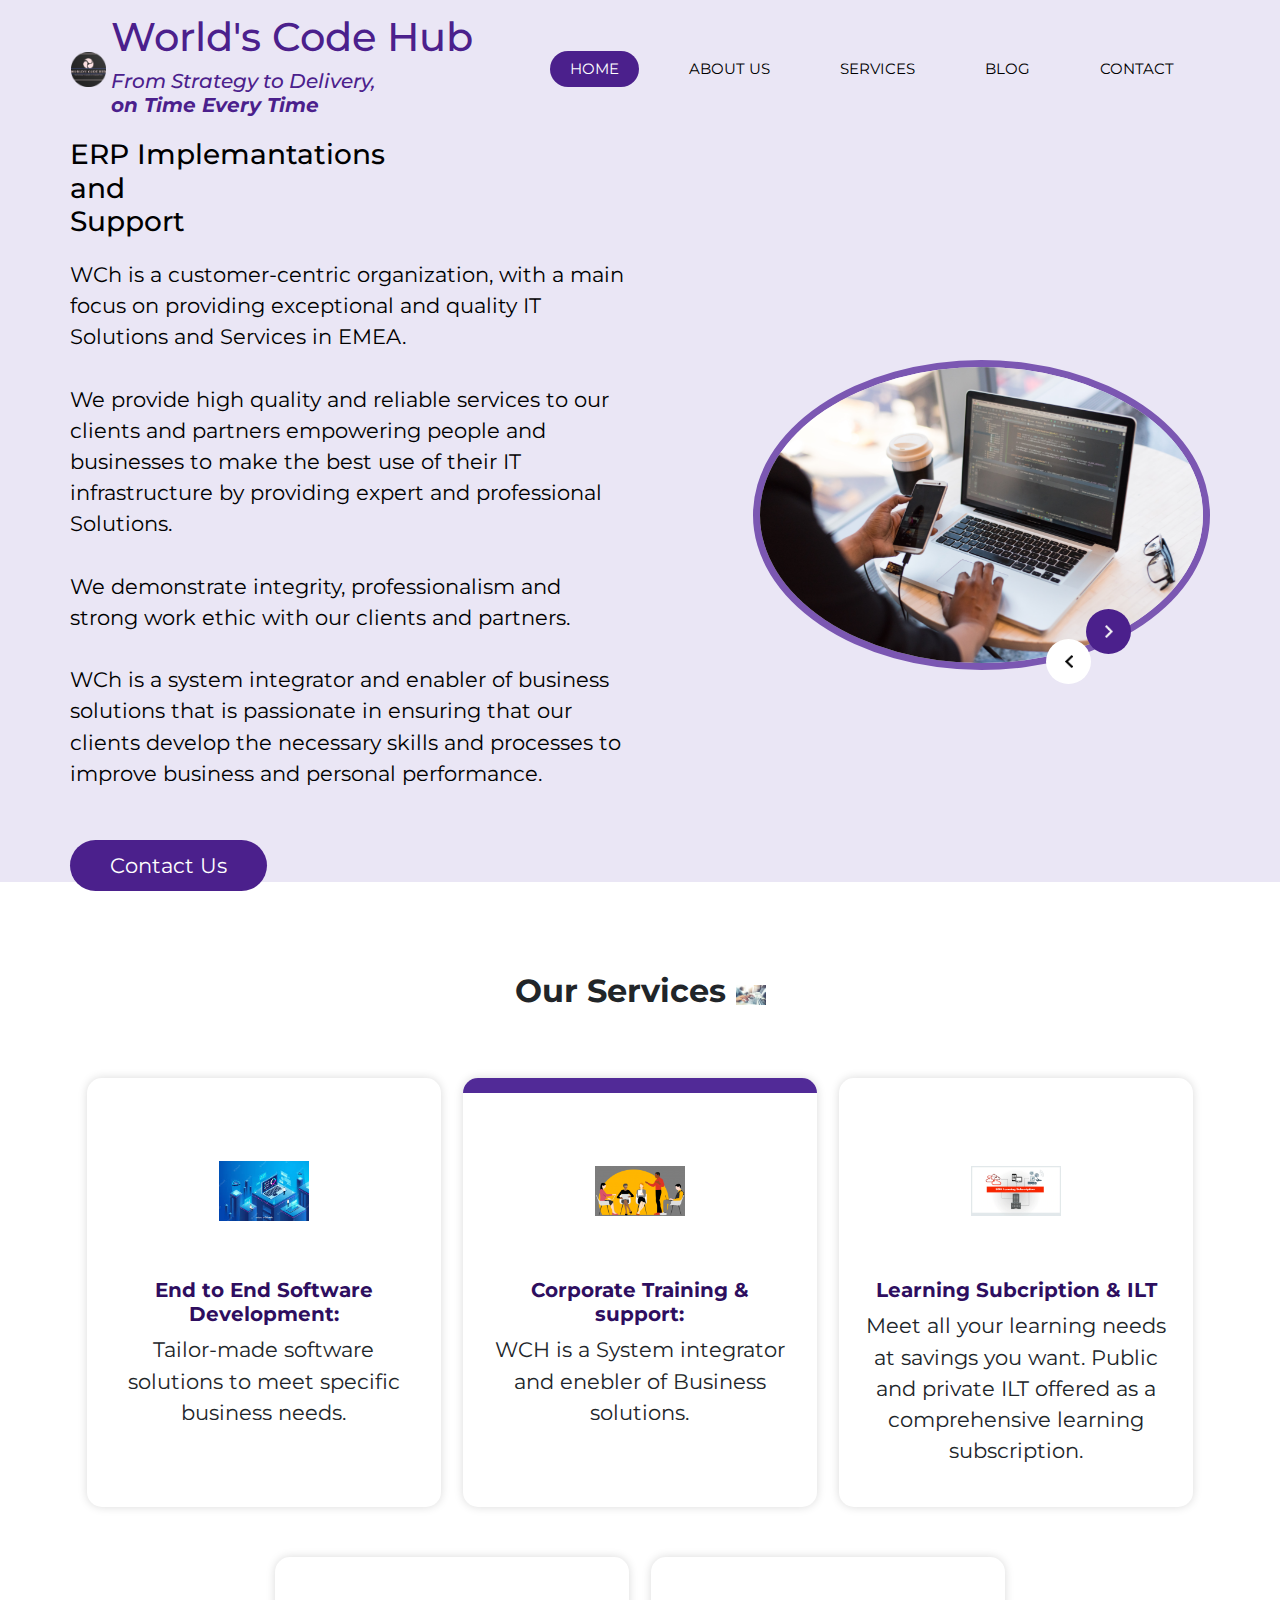
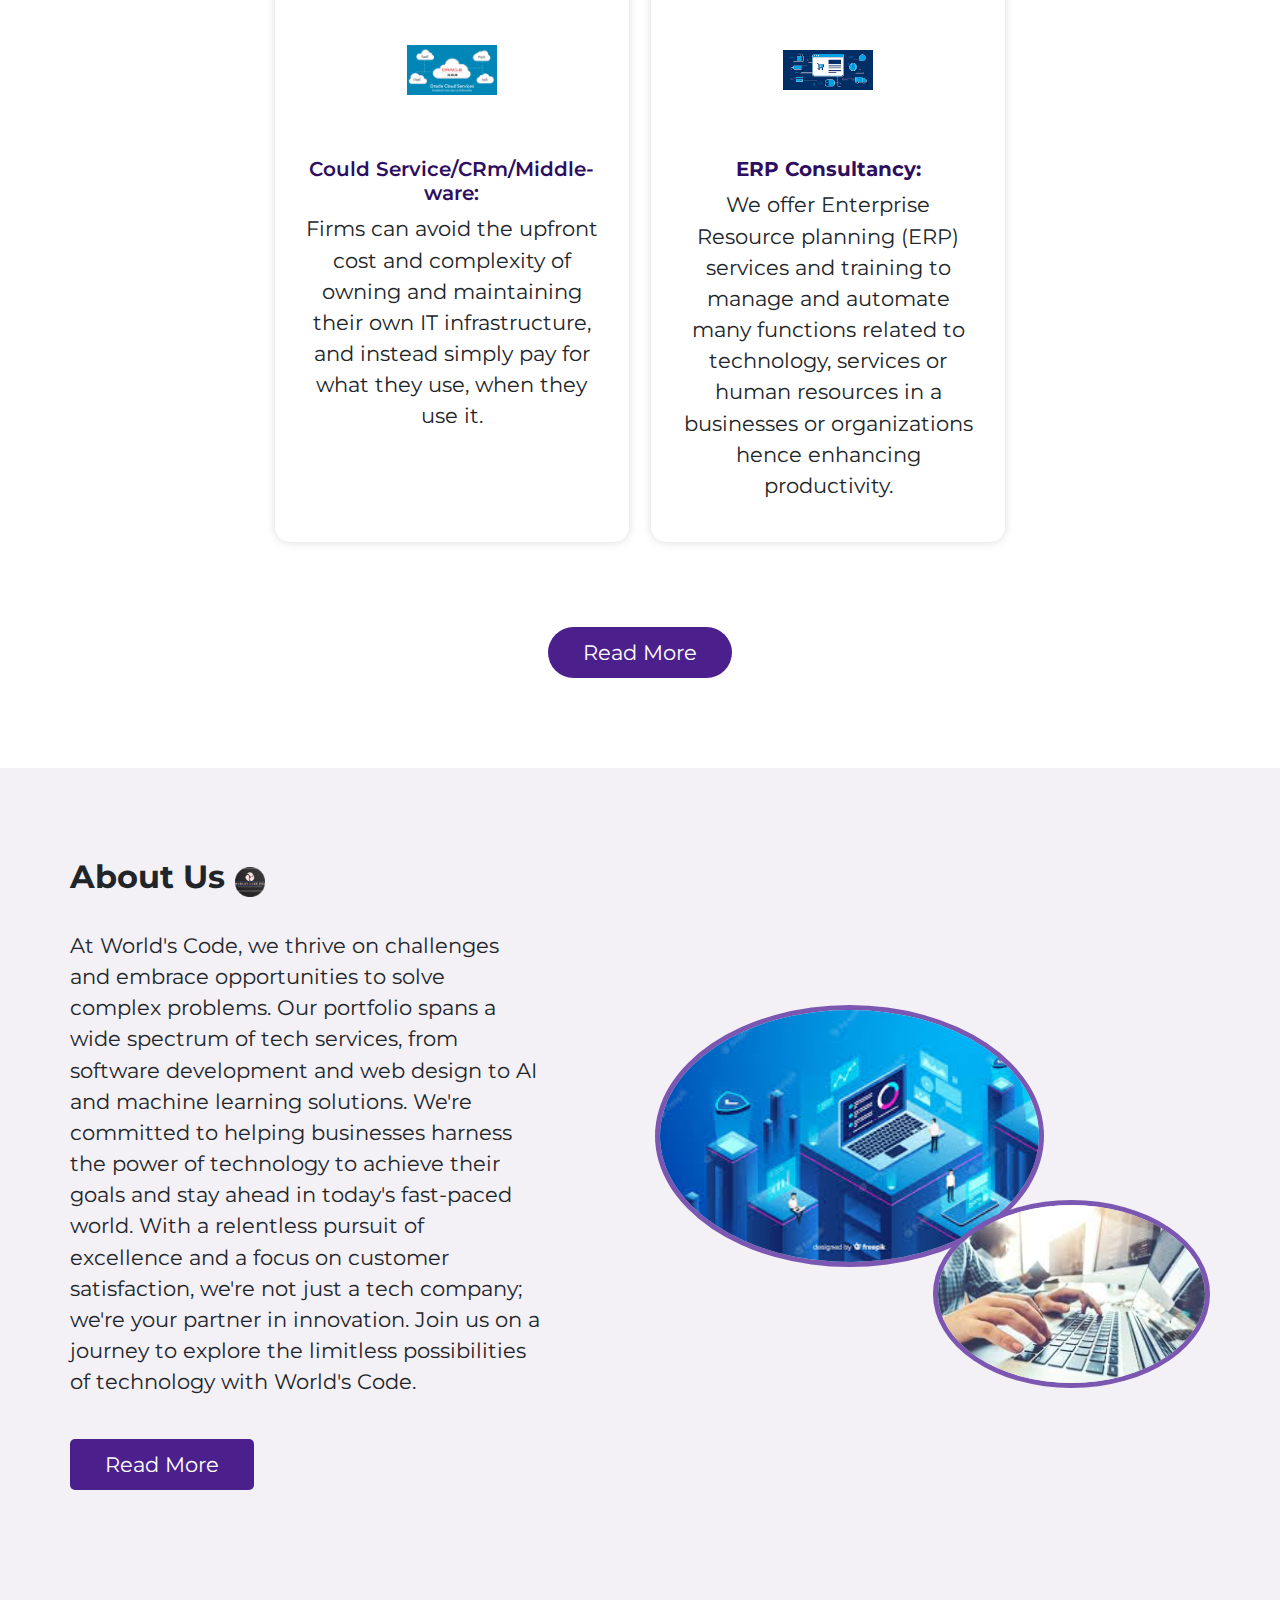
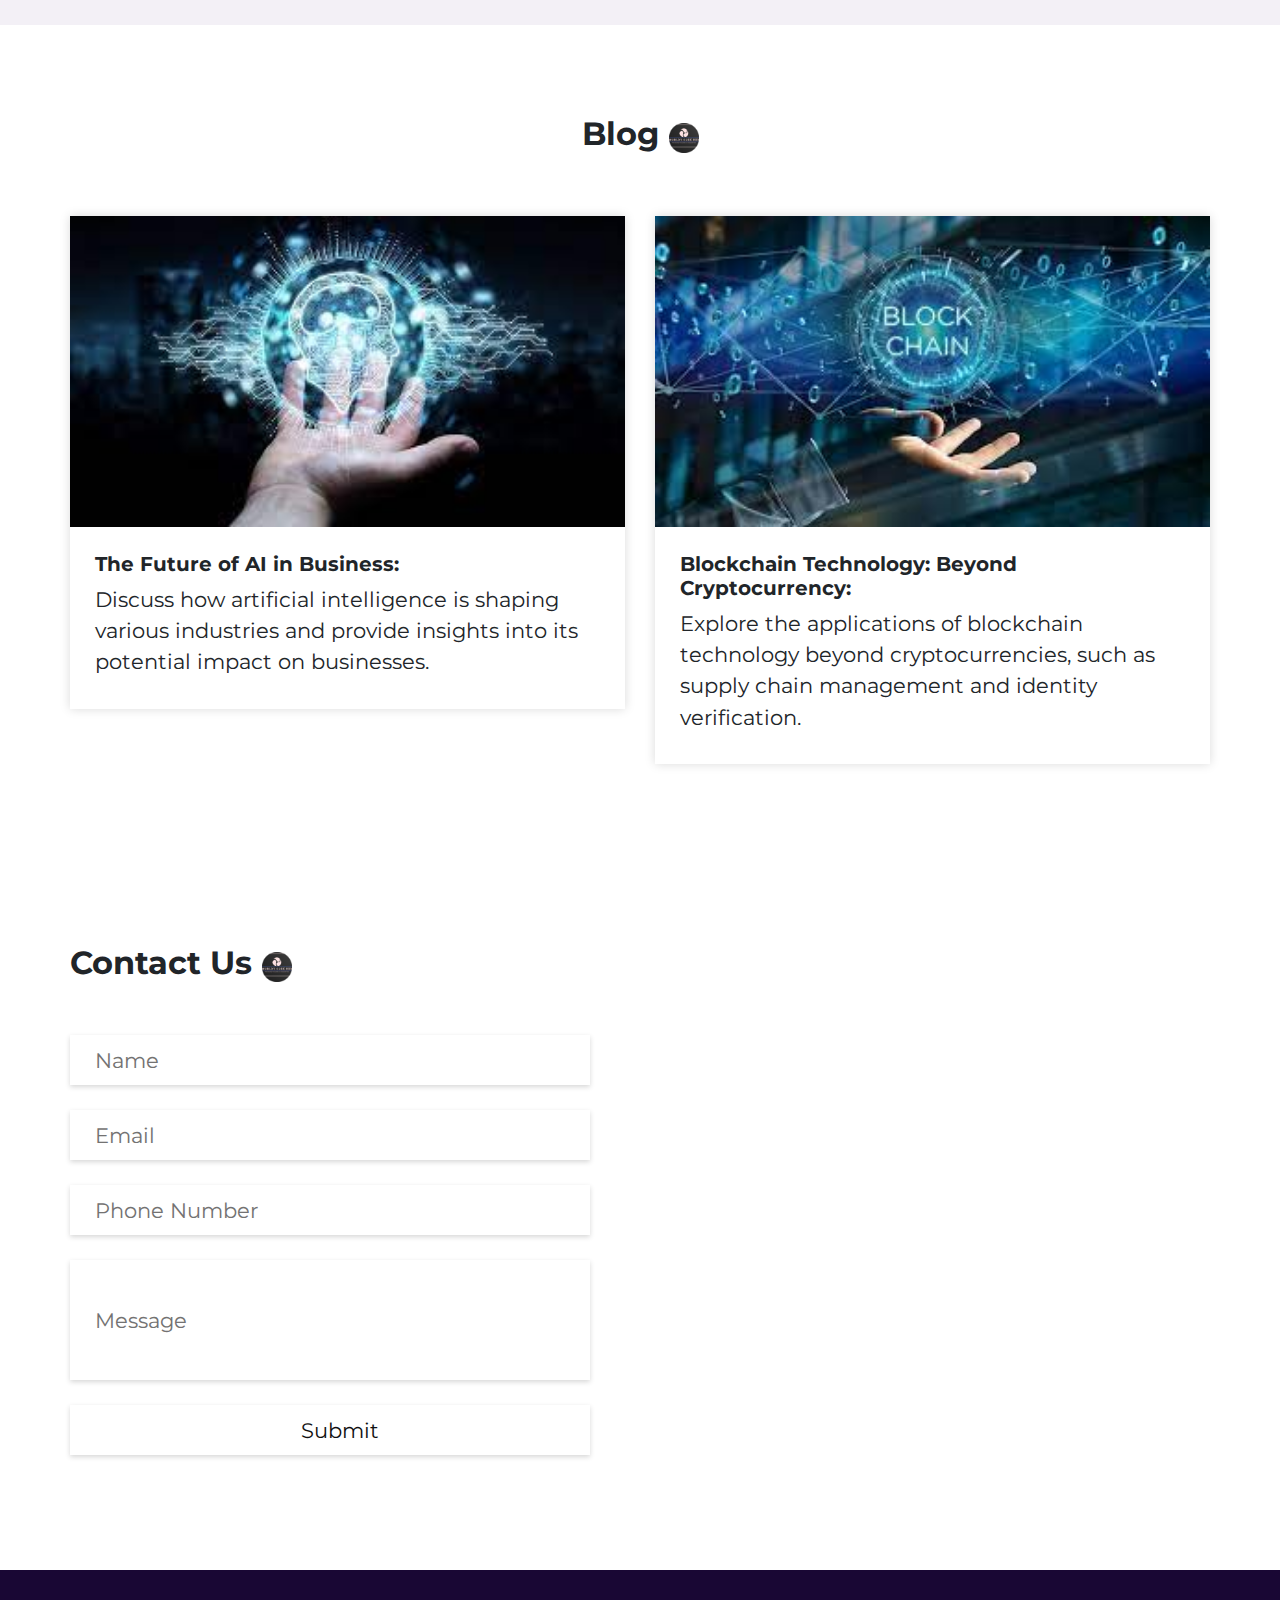
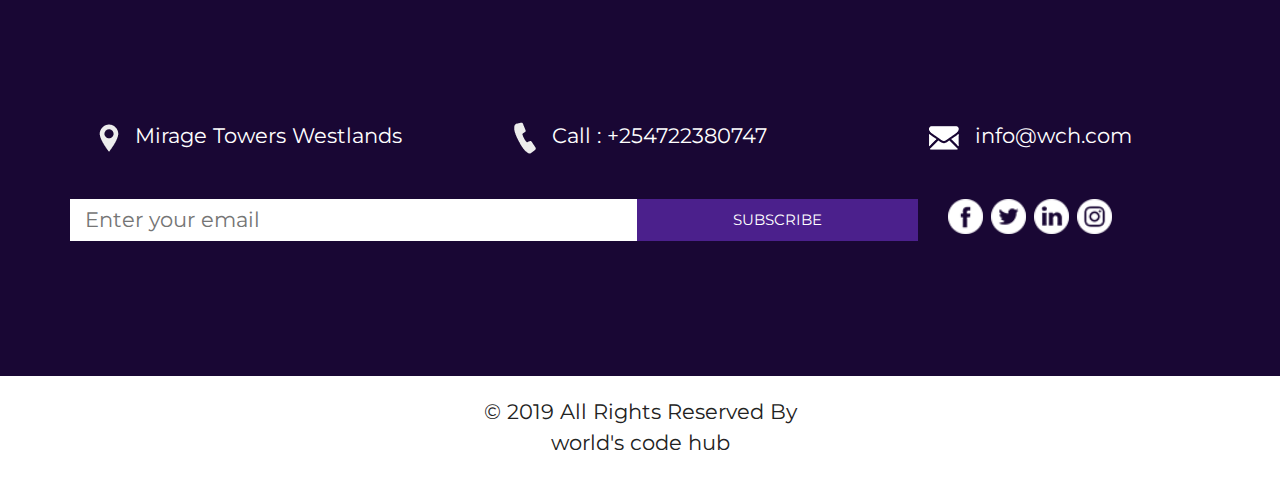
<file: World-s-Code-main/world-code/index.html>
<!DOCTYPE html>
<html>

<head>
  <!-- Basic -->
  <meta charset="utf-8" />
  <meta http-equiv="X-UA-Compatible" content="IE=edge" />
  <!-- Mobile Metas -->
  <meta name="viewport" content="width=device-width, initial-scale=1, shrink-to-fit=no" />
  <!-- Site Metas -->
  <meta name="keywords" content="" />
  <meta name="description" content="" />
  <meta name="author" content="" />
  <link rel="preconnect" href="https://fonts.googleapis.com">
<link rel="preconnect" href="https://fonts.gstatic.com" crossorigin>
<link href="https://fonts.googleapis.com/css2?family=Montserrat:wght@100;200;300&family=Outfit:wght@400;700&family=Poppins:wght@100;200;300&family=Rubik:wght@300;400;500&display=swap" rel="stylesheet">

  <title>World's Code Hub</title>

  <!-- slider stylesheet -->
  <link rel="stylesheet" type="text/css" href="https://cdnjs.cloudflare.com/ajax/libs/OwlCarousel2/2.1.3/assets/owl.carousel.min.css" />

  <!-- bootstrap core css -->
  <link rel="stylesheet" type="text/css" href="css/bootstrap.css" />

  <!-- fonts style -->
  <link href="https://fonts.googleapis.com/css?family=Poppins:400,600,700&display=swap" rel="stylesheet">
  <!-- Custom styles for this template -->
  <link href="css/style.css" rel="stylesheet" />
  <!-- responsive style -->
  <link href="css/responsive.css" rel="stylesheet" />
</head>

<body>

  <div class="hero_area">
    <!-- header section strats -->
    <header class="header_section">
      <div class="container">
        <nav class="navbar navbar-expand-lg custom_nav-container ">
          <a class="navbar-brand" href="index.html">
            <img src="images/log.png" alt="">
            <span>
              <h1>World's Code Hub</h1>
              <h5><i>From Strategy to Delivery,<br> <strong>on Time Every Time</strong> </i></h5>
            </span>
          </a>
          <button class="navbar-toggler" type="button" data-toggle="collapse" data-target="#navbarSupportedContent" aria-controls="navbarSupportedContent" aria-expanded="false" aria-label="Toggle navigation">
            <span class="s-1"> </span>
            <span class="s-2"> </span>
            <span class="s-3"> </span>
          </button>

          <div class="collapse navbar-collapse" id="navbarSupportedContent">
            <div class="d-flex ml-auto flex-column flex-lg-row align-items-center">
              <ul class="navbar-nav  ">
                <li class="nav-item active">
                  <a class="nav-link" href="index.html">Home <span class="sr-only">(current)</span></a>
                </li>
                <li class="nav-item">
                  <a class="nav-link" href="about.html"> About Us</a>
                </li>
                <li class="nav-item">
                  <a class="nav-link" href="service.html"> Services</a>
                </li>
                <li class="nav-item">
                  <a class="nav-link" href="blog.html"> Blog </a>
                </li>
                <li class="nav-item">
                  <a class="nav-link" href="contact.html">Contact </a>
                </li>
              </ul>
            </div>
          </div>
        </nav>
      </div>
    </header>
    <!-- end header section -->
    <!-- slider section -->
    <section class=" slider_section ">
      <div class="container">
        <div class="row">
          <div class="col-md-6 ">
            <div class="detail_box">
              <h3>
                ERP Implemantations<br>
                and<br>
                Support
              </h3>
                
              
              <p>
                WCh is a customer-centric organization, with a main focus on providing exceptional and quality IT Solutions and Services in EMEA. <br>
                <br>
                We provide high quality and reliable services to our clients and partners empowering people and businesses to make the best use of their IT infrastructure by providing expert  and professional Solutions. <br>
                <br>
                We demonstrate integrity, professionalism and strong work ethic with our clients and partners. <br>
                <br>
                
                WCh is a system integrator and enabler of business solutions that is passionate in ensuring that our clients develop the necessary skills and processes to improve business and personal performance.
                
                            
              </p>
              <a href="" class="">
                Contact Us
            </div>
          </div>
          <div class="col-lg-5 col-md-6 offset-lg-1">
            <div class="img_content">
              <div class="img_container">
                <div id="carouselExampleControls" class="carousel slide" data-ride="carousel">
                  <div class="carousel-inner">
                    <div class="carousel-item active">
                      <div class="img-box">
                        <img src="photos/pexels-christina-morillo-1181244.jpg" alt="">
                      </div>
                    </div>
                    <div class="carousel-item">
                      <div class="img-box">
                        <img src="images/img2.jfif" alt="">
                      </div>
                    </div>
                    <div class="carousel-item">
                      <div class="img-box">
                        <img src="images/img3.jfif" alt="">
                      </div>
                    </div>
                  </div>
                </div>
              </div>
              <a class="carousel-control-prev" href="#carouselExampleControls" role="button" data-slide="prev">
                <span class="sr-only">Previous</span>
              </a>
              <a class="carousel-control-next" href="#carouselExampleControls" role="button" data-slide="next">
                <span class="sr-only">Next</span>
              </a>
            </div>

          </div>
        </div>
      </div>
    </section>
    <!-- end slider section -->
  </div>


  <!-- service section -->
  <section class="service_section layout_padding">
    <div class="container">
      <div class="heading_container">
        <h2 class="font-weight-bold">
          Our Services
        </h2>
        <img src="images/img5.jfif" alt="">
      </div>

      <div class="service_container">
        <div class="box">
          <div class="img-box">
            <img src="images/img4.jfif" class="img1" alt="">
          </div>
          <div class="detail-box">
            <h5 class="font-weight-bold">
              End to End Software Development:            
            </h5>
            <p>
              Tailor-made software solutions to meet specific business needs.
            </p>
          </div>
        </div>
        <div class="box active">
          <div class="img-box">
            <img src="photos/mg.png" class="img1" alt="">
          </div>
          <div class="detail-box">
            <h5 class="font-weight-bold">
              Corporate Training & support:
            </h5>
            <p>
              WCH is a System integrator and enebler of Business solutions. 
            </p>
          </div>
        </div>
        <div class="box">
          <div class="img-box">
            <img src="photos/m1.png" class="img1" alt="">
          </div>
          <div class="detail-box">
            <h5 class="font-weight-bold">
              Learning Subcription & ILT
            </h5>
            <p>
              Meet all your learning needs at savings you want.
               Public and private ILT offered as a comprehensive learning subscription.        
            </p>
          </div>
        </div>
        <div class="box ">
          <div class="img-box">
            <img src="photos/m2.png" class="img1" alt="">
          </div>
          <div class="detail-box">
            <h5>
              Could Service/CRm/Middle-ware:  
            </h5>
            <p>
              Firms can avoid the upfront cost and complexity of owning and maintaining their own 
              IT infrastructure, and instead simply pay for what they use, when they use it.
            </p>
          </div>
        </div>
        <div class="box">
          <div class="img-box">
            <img src="images/img9.png" class="img1" alt="">
          </div>
          <div class="detail-box">
            <h5 class="font-weight-bold">
              ERP Consultancy:
            </h5>
            <p>
              We offer Enterprise Resource planning (ERP)  services and training to manage and automate many functions related to technology, services or
               human resources in a businesses or organizations  hence enhancing productivity.
            </p>
          </div>
        </div>
      </div>
      <div class="btn-box">
        <a href="">
          Read More
        </a>
      </div>
    </div>
  </section>
  <!-- end service section -->

  <!-- about section -->
  <section class="about_section layout_padding">
    <div class="container">
      <div class="row">
        <div class="col-md-6">
          <div class="detail-box">
            <div class="heading_container">
              <h2 class="font-weight-bold">
                About Us
              </h2>
              <img src="images/log.png" alt="">
            </div>
            <p>
              At World's Code, we thrive on challenges and embrace opportunities to solve complex problems. Our portfolio spans a wide spectrum of tech services, from software development and web design to AI and machine learning solutions. We're committed to helping businesses harness the power of technology to achieve their goals and stay ahead in today's fast-paced world.

              With a relentless pursuit of excellence and a focus on customer satisfaction, we're not just a tech company; we're your partner in innovation. Join us on a journey to explore the limitless possibilities of technology with World's Code.
            </p>
            <a href="">
              Read More
            </a>
          </div>
        </div>
        <div class="col-md-6">
          <div class="img_container">
            <div class="img-box b1">
              <img src="images/img4.jfif" alt="" />
            </div>
            <div class="img-box b2">
              <img src="images/img5.jfif" alt="" />
            </div>
          </div>

        </div>

      </div>
    </div>
  </section>

  <!-- end about section -->




  <!-- blog section -->

  <section class="blog_section layout_padding">
    <div class="container">
      <div class="heading_container">
        <h2>
          Blog
        </h2>
        <img src="images/log.png" alt="">
      </div>
      <div class="row">
        <div class="col-md-6">
          <div class="box">
            <div class="img-box">
              <img src="images/img10.jfif" alt="">
            </div>
            <div class="detail-box">
              <h5>
                The Future of AI in Business:     
              </h5>
              <p>
                Discuss how artificial intelligence is shaping various industries and provide insights into its potential impact on businesses.              </p>
            </div>
          </div>
        </div>
        <div class="col-md-6">
          <div class="box">
            <div class="img-box">
              <img src="images/img11.jfif" alt="">
            </div>
            <div class="detail-box">
              <h5>
                Blockchain Technology: Beyond Cryptocurrency:
              </h5>
              <p>
                Explore the applications of blockchain technology beyond cryptocurrencies, such as supply chain management and identity verification.              </p>
            </div>
          </div>
        </div>
      </div>
    </div>
  </section>

  <!-- end blog section -->



  <!-- contact section -->

  <section class="contact_section layout_padding">
    <div class="container ">
      <div class="heading_container">
        <h2>
          Contact Us
        </h2>
        <img src="images/log.png" alt="">
      </div>
    </div>
    <div class="container">
      <div class="row">
        <div class="col-md-6">
          <form action="mailto:info@wch.com" method="post" enctype="text/plain">
            <div>
              <input type="text" placeholder="Name"  name="Your Name"/>
            </div>
            <div>
              <input type="email" placeholder="Email" name="Email" />
            </div>
            <div>
              <input type="text" placeholder="Phone Number" name="Phone" />
            </div>
            <div>
              <input type="text" class="message-box" placeholder="Message" name="Message" />
            </div>
              <input type="submit">
            
            <!-- <div class="d-flex ">
              <button>
                SEND
              </button>
            </div> -->
          </form>
        </div>
        <div class="col-md-6">
          <div class="map_container">
            <div class="map-responsive">
              <iframe src="https://www.google.com/maps/embed/v1/place?key=AIzaSyA0s1a7phLN0iaD6-UE7m4qP-z21pH0eSc&q=place?q=Nairobi,+Kenya" width="600" height="300" frameborder="0" style="border:0; width: 100%; height:100%" allowfullscreen></iframe>
            </div>
          </div>
        </div>
      </div>
    </div>
  </section>

  <!-- end contact section -->


  <!-- info section -->

  <section class="info_section layout_padding">
    <div class="container">
      <div class="info_contact">
        <div class="row">
          <div class="col-md-4">
            <a href="">
              <img src="images/location-white.png" alt="">
              <span>
                Mirage Towers Westlands
              </span>
            </a>
          </div>
          <div class="col-md-4">
            <a href="">
              <img src="images/telephone-white.png" alt="">
              <span>
                Call : +254722380747
              </span>
            </a>
          </div>
          <div class="col-md-4">
            <a href="">
              <img src="images/envelope-white.png" alt="">
              <span>
                info@wch.com
              </span>
            </a>
          </div>
        </div>
      </div>
      <div class="row">
        <div class="col-md-8 col-lg-9">
          <div class="info_form">
            <form action="">
              <input type="text" placeholder="Enter your email">
              <button>
                subscribe
              </button>
            </form>
          </div>
        </div>
        <div class="col-md-4 col-lg-3">
          <div class="info_social">
            <div>
              <a href="">
                <img src="images/fb.png" alt="">
              </a>
            </div>
            <div>
              <a href="">
                <img src="images/twitter.png" alt="">
              </a>
            </div>
            <div>
              <a href="">
                <img src="images/linkedin.png" alt="">
              </a>
            </div>
            <div>
              <a href="">
                <img src="images/instagram.png" alt="">
              </a>
            </div>
          </div>
        </div>
      </div>

    </div>
  </section>

  <!-- end info section -->

  <!-- footer section -->
  <footer class="container-fluid footer_section">
    <div class="container">
      <div class="row">
        <div class="col-lg-7 col-md-9 mx-auto">
          <p>
            &copy; 2019 All Rights Reserved By <br>
            world's code hub
            <!-- <a href="https://html.design/">Free Html Templates</a> -->
          </p>
        </div>
      </div>
    </div>
  </footer>
  <!-- footer section -->


  <script src="js/jquery-3.4.1.min.js"></script>
  <script src="js/bootstrap.js"></script>

</body>

</html>
</file>
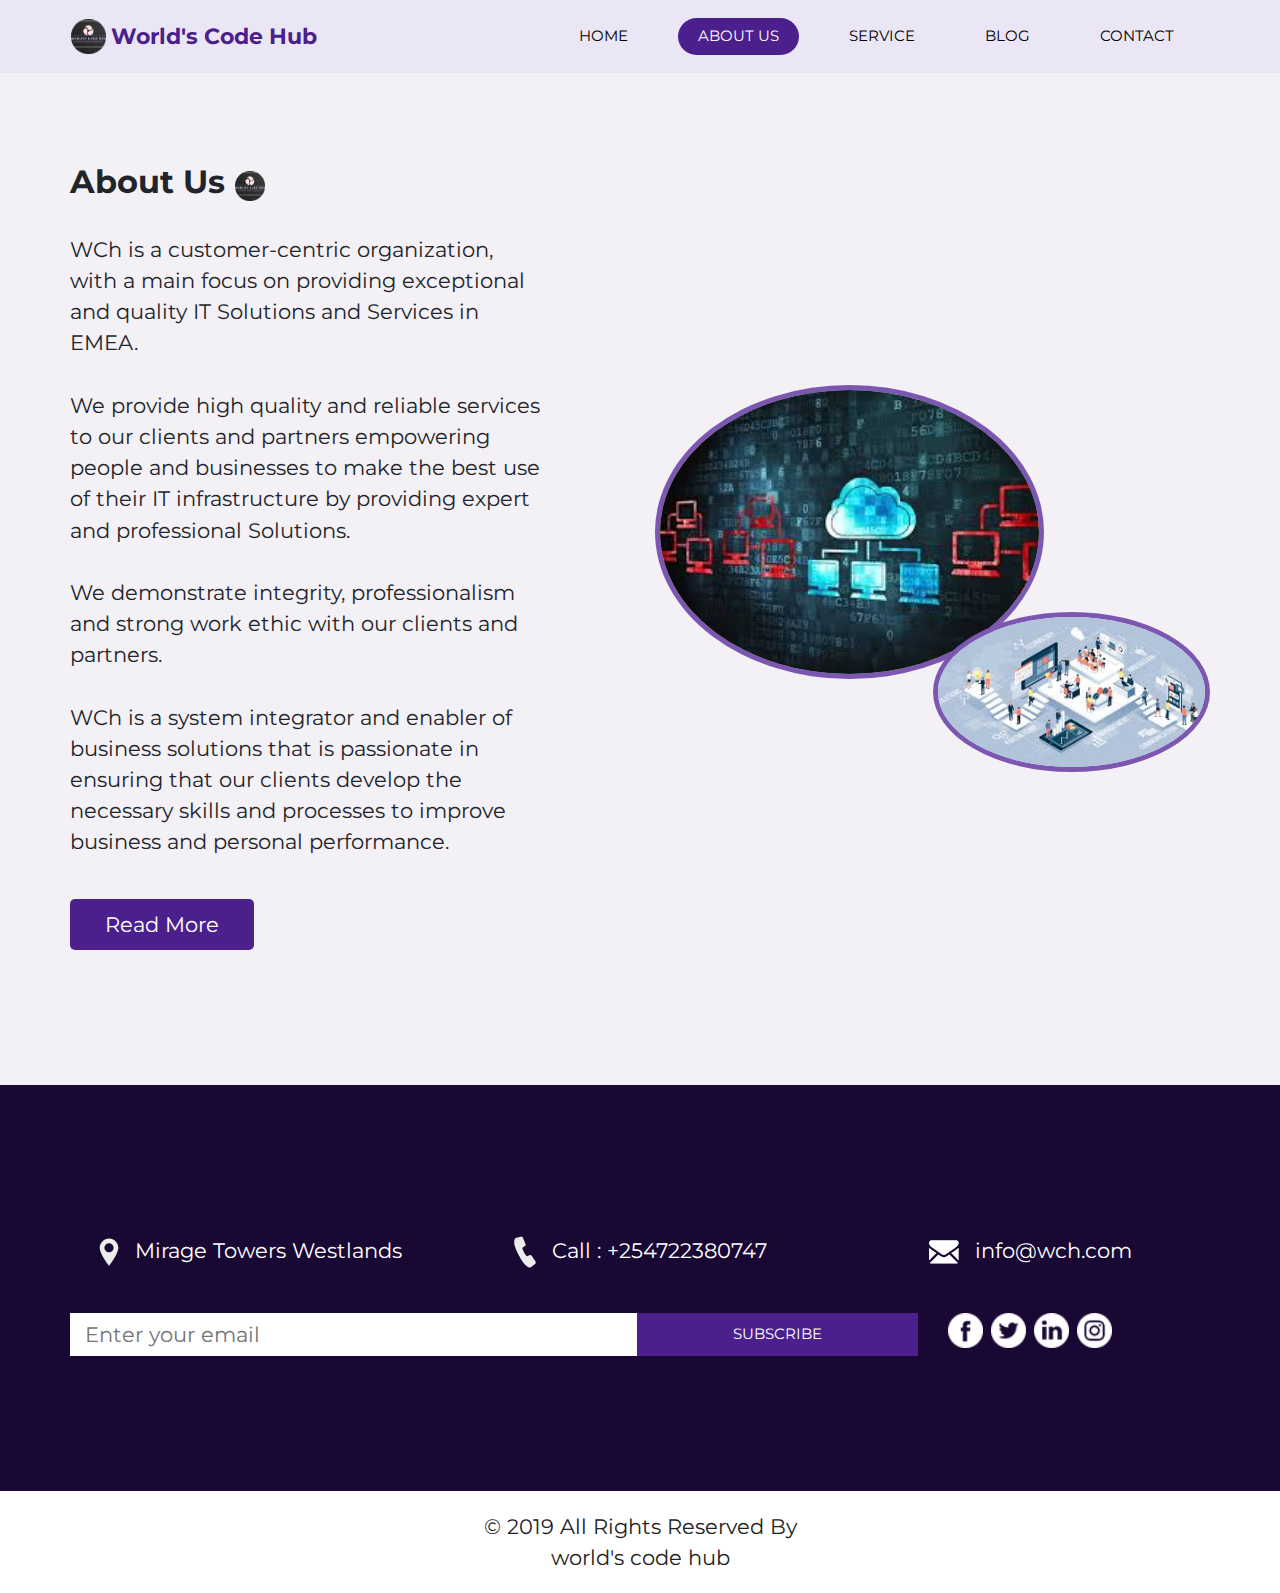
<file: World-s-Code-main/world-code/about.html>
<!DOCTYPE html>
<html>
  <head>
    <!-- Basic -->
    <meta charset="utf-8" />
    <meta http-equiv="X-UA-Compatible" content="IE=edge" />
    <!-- Mobile Metas -->
    <meta
      name="viewport"
      content="width=device-width, initial-scale=1, shrink-to-fit=no"
    />
    <!-- Site Metas -->
    <meta name="keywords" content="" />
    <meta name="description" content="" />
    <meta name="author" content="" />

    <title>World's Code Hub</title>

    <!-- slider stylesheet -->
    <link
      rel="stylesheet"
      type="text/css"
      href="https://cdnjs.cloudflare.com/ajax/libs/OwlCarousel2/2.1.3/assets/owl.carousel.min.css"
    />
    <link
      href="https://fonts.googleapis.com/css2?family=Montserrat:wght@100;200;300&family=Outfit:wght@400;700&family=Poppins:wght@100;200;300&family=Rubik:wght@300;400;500&display=swap"
      rel="stylesheet"
    />

    <!-- bootstrap core css -->
    <link rel="stylesheet" type="text/css" href="css/bootstrap.css" />

    <!-- fonts style -->
    <link
      href="https://fonts.googleapis.com/css?family=Poppins:400,600,700&display=swap"
      rel="stylesheet"
    />
    <!-- Custom styles for this template -->
    <link href="css/style.css" rel="stylesheet" />
    <!-- responsive style -->
    <link href="css/responsive.css" rel="stylesheet" />
  </head>

  <body class="sub_page">
    <div class="hero_area">
      <!-- header section strats -->
      <header class="header_section">
        <div class="container">
          <nav class="navbar navbar-expand-lg custom_nav-container">
            <a class="navbar-brand" href="index.html">
              <img src="images/log.png" alt="" />
              <span> World's Code Hub </span>
            </a>
            <button
              class="navbar-toggler"
              type="button"
              data-toggle="collapse"
              data-target="#navbarSupportedContent"
              aria-controls="navbarSupportedContent"
              aria-expanded="false"
              aria-label="Toggle navigation"
            >
              <span class="s-1"> </span>
              <span class="s-2"> </span>
              <span class="s-3"> </span>
            </button>

            <div class="collapse navbar-collapse" id="navbarSupportedContent">
              <div
                class="d-flex ml-auto flex-column flex-lg-row align-items-center"
              >
                <ul class="navbar-nav">
                  <li class="nav-item">
                    <a class="nav-link" href="index.html"
                      >Home <span class="sr-only">(current)</span></a
                    >
                  </li>
                  <li class="nav-item active">
                    <a class="nav-link" href="about.html"> About us</a>
                  </li>
                  <li class="nav-item">
                    <a class="nav-link" href="service.html"> Service </a>
                  </li>
                  <li class="nav-item">
                    <a class="nav-link" href="blog.html"> Blog </a>
                  </li>
                  <li class="nav-item">
                    <a class="nav-link" href="contact.html">Contact </a>
                  </li>
                </ul>
              </div>
            </div>
          </nav>
        </div>
      </header>
      <!-- end header section -->
    </div>

    <!-- about section -->
    <section class="about_section layout_padding">
      <div class="container">
        <div class="row">
          <div class="col-md-6">
            <div class="detail-box">
              <div class="heading_container">
                <h2>About Us</h2>
                <img src="images/log.png" alt="" />
              </div>
              <p>
                WCh is a customer-centric organization, with a main focus on providing exceptional and quality IT Solutions and Services in EMEA. <br>
                <br>
                We provide high quality and reliable services to our clients and partners empowering people and businesses to make the best use of their IT infrastructure by providing expert  and professional Solutions. <br>
                <br>
                We demonstrate integrity, professionalism and strong work ethic with our clients and partners. <br>
                <br>
                
                WCh is a system integrator and enabler of business solutions that is passionate in ensuring that our clients develop the necessary skills and processes to improve business and personal performance.
                
              </p>
              <a href=""> Read More </a>
            </div>
          </div>
          <div class="col-md-6">
            <div class="img_container">
              <div class="img-box b1">
                <img src="images/img3.jfif" alt="" />
              </div>
              <div class="img-box b2">
                <img src="images/img6.jfif" alt="" />
              </div>
            </div>
          </div>
        </div>
      </div>
    </section>

    <!-- end about section -->

    <!-- info section -->

    <section class="info_section layout_padding">
      <div class="container">
        <div class="info_contact">
          <div class="row">
            <div class="col-md-4">
              <a href="">
                <img src="images/location-white.png" alt="" />
                <span> Mirage Towers Westlands </span>
              </a>
            </div>
            <div class="col-md-4">
              <a href="">
                <img src="images/telephone-white.png" alt="" />
                <span> Call : +254722380747 </span>
              </a>
            </div>
            <div class="col-md-4">
              <a href="">
                <img src="images/envelope-white.png" alt="" />
                <span> info@wch.com </span>
              </a>
            </div>
          </div>
        </div>
        <div class="row">
          <div class="col-md-8 col-lg-9">
            <div class="info_form">
              <form action="">
                <input type="text" placeholder="Enter your email" />
                <button>subscribe</button>
              </form>
            </div>
          </div>
          <div class="col-md-4 col-lg-3">
            <div class="info_social">
              <div>
                <a href="">
                  <img src="images/fb.png" alt="" />
                </a>
              </div>
              <div>
                <a href="">
                  <img src="images/twitter.png" alt="" />
                </a>
              </div>
              <div>
                <a href="">
                  <img src="images/linkedin.png" alt="" />
                </a>
              </div>
              <div>
                <a href="">
                  <img src="images/instagram.png" alt="" />
                </a>
              </div>
            </div>
          </div>
        </div>
      </div>
    </section>

    <!-- end info section -->

    <!-- footer section -->
    <footer class="container-fluid footer_section">
      <div class="container">
        <div class="row">
          <div class="col-lg-7 col-md-9 mx-auto">
            <p>
              &copy; 2019 All Rights Reserved By <br>
              world's code hub
              <!-- <a href="https://html.design/">Free Html Templates</a> -->
            </p>
          </div>
        </div>
      </div>
    </footer>
    <!-- footer section -->

    <script src="js/jquery-3.4.1.min.js"></script>
    <script src="js/bootstrap.js"></script>
  </body>
</html>
</file>
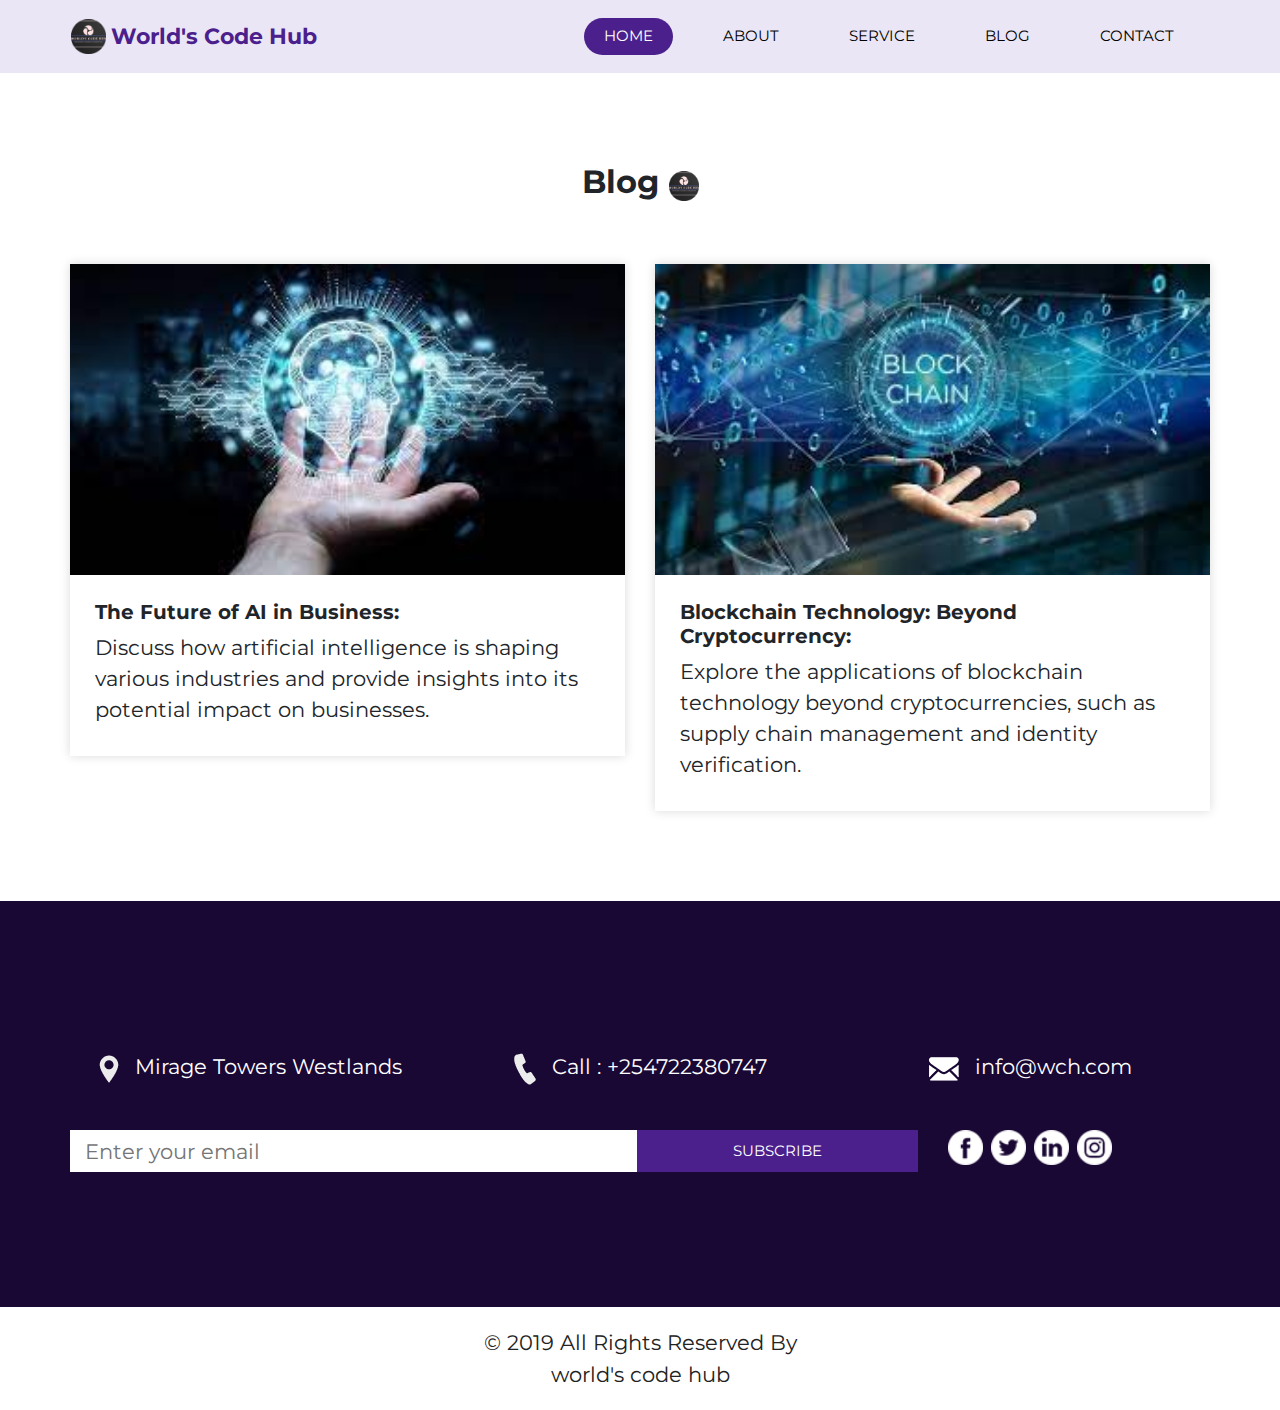
<file: World-s-Code-main/world-code/blog.html>
<!DOCTYPE html>
<html>
  <head>
    <!-- Basic -->
    <meta charset="utf-8" />
    <meta http-equiv="X-UA-Compatible" content="IE=edge" />
    <!-- Mobile Metas -->
    <meta
      name="viewport"
      content="width=device-width, initial-scale=1, shrink-to-fit=no"
    />
    <!-- Site Metas -->
    <meta name="keywords" content="" />
    <meta name="description" content="" />
    <meta name="author" content="" />
    <link href="https://fonts.googleapis.com/css2?family=Montserrat:wght@100;200;300&family=Outfit:wght@400;700&family=Poppins:wght@100;200;300&family=Rubik:wght@300;400;500&display=swap" rel="stylesheet">


    <title>World's Code Hub</title>

    <!-- slider stylesheet -->
    <link
      rel="stylesheet"
      type="text/css"
      href="https://cdnjs.cloudflare.com/ajax/libs/OwlCarousel2/2.1.3/assets/owl.carousel.min.css"
    />

    <!-- bootstrap core css -->
    <link rel="stylesheet" type="text/css" href="css/bootstrap.css" />

    <!-- fonts style -->
    <link
      href="https://fonts.googleapis.com/css?family=Poppins:400,600,700&display=swap"
      rel="stylesheet"
    />
    <!-- Custom styles for this template -->
    <link href="css/style.css" rel="stylesheet" />
    <!-- responsive style -->
    <link href="css/responsive.css" rel="stylesheet" />
  </head>

  <body class="sub_page">
    <div class="hero_area">
      <!-- header section strats -->
      <header class="header_section">
        <div class="container">
          <nav class="navbar navbar-expand-lg custom_nav-container">
            <a class="navbar-brand" href="index.html">
              <img src="images/log.png" alt="" />
              <span> World's Code Hub </span>
            </a>
            <button
              class="navbar-toggler"
              type="button"
              data-toggle="collapse"
              data-target="#navbarSupportedContent"
              aria-controls="navbarSupportedContent"
              aria-expanded="false"
              aria-label="Toggle navigation"
            >
              <span class="s-1"> </span>
              <span class="s-2"> </span>
              <span class="s-3"> </span>
            </button>

            <div class="collapse navbar-collapse" id="navbarSupportedContent">
              <div
                class="d-flex ml-auto flex-column flex-lg-row align-items-center"
              >
                <ul class="navbar-nav">
                  <li class="nav-item active">
                    <a class="nav-link" href="index.html"
                      >Home <span class="sr-only">(current)</span></a
                    >
                  </li>
                  <li class="nav-item">
                    <a class="nav-link" href="about.html"> About</a>
                  </li>
                  <li class="nav-item">
                    <a class="nav-link" href="service.html"> Service </a>
                  </li>
                  <li class="nav-item">
                    <a class="nav-link" href="blog.html"> Blog </a>
                  </li>
                  <li class="nav-item">
                    <a class="nav-link" href="contact.html">Contact </a>
                  </li>
                </ul>
              </div>
            </div>
          </nav>
        </div>
      </header>
      <!-- end header section -->
    </div>

    <!-- blog section -->

    <section class="blog_section layout_padding">
      <div class="container">
        <div class="heading_container">
          <h2>Blog</h2>
          <img src="images/log.png" alt="" />
        </div>
        <div class="row">
          <div class="col-md-6">
            <div class="box">
              <div class="img-box">
                <img src="images/img10.jfif" alt="" />
              </div>
              <div class="detail-box">
                <h5>The Future of AI in Business:</h5>
                <p>
                  Discuss how artificial intelligence is shaping various
                  industries and provide insights into its potential impact on
                  businesses.
                </p>
              </div>
            </div>
          </div>
          <div class="col-md-6">
            <div class="box">
              <div class="img-box">
                <img src="images/img11.jfif" alt="" />
              </div>
              <div class="detail-box">
                <h5>Blockchain Technology: Beyond Cryptocurrency:</h5>
                <p>
                  Explore the applications of blockchain technology beyond
                  cryptocurrencies, such as supply chain management and identity
                  verification.
                </p>
              </div>
            </div>
          </div>
        </div>
      </div>
    </section>
    <!-- end blog section -->

    <!-- info section -->

    <section class="info_section layout_padding">
      <div class="container">
        <div class="info_contact">
          <div class="row">
            <div class="col-md-4">
              <a href="">
                <img src="images/location-white.png" alt="" />
                <span> Mirage Towers Westlands </span>
              </a>
            </div>
            <div class="col-md-4">
              <a href="">
                <img src="images/telephone-white.png" alt="" />
                <span> Call : +254722380747 </span>
              </a>
            </div>
            <div class="col-md-4">
              <a href="">
                <img src="images/envelope-white.png" alt="" />
                <span> info@wch.com </span>
              </a>
            </div>
          </div>
        </div>
        <div class="row">
          <div class="col-md-8 col-lg-9">
            <div class="info_form">
              <form action="">
                <input type="text" placeholder="Enter your email" />
                <button>subscribe</button>
              </form>
            </div>
          </div>
          <div class="col-md-4 col-lg-3">
            <div class="info_social">
              <div>
                <a href="">
                  <img src="images/fb.png" alt="" />
                </a>
              </div>
              <div>
                <a href="">
                  <img src="images/twitter.png" alt="" />
                </a>
              </div>
              <div>
                <a href="">
                  <img src="images/linkedin.png" alt="" />
                </a>
              </div>
              <div>
                <a href="">
                  <img src="images/instagram.png" alt="" />
                </a>
              </div>
            </div>
          </div>
        </div>
      </div>
    </section>

    <!-- end info section -->

    <!-- footer section -->
    <footer class="container-fluid footer_section">
      <div class="container">
        <div class="row">
          <div class="col-lg-7 col-md-9 mx-auto">
            <p>
              &copy; 2019 All Rights Reserved By <br>
              world's code hub
              <!-- <a href="https://html.design/">Free Html Templates</a> -->
            </p>
          </div>
        </div>
      </div>
    </footer>
    <!-- footer section -->

    <script src="js/jquery-3.4.1.min.js"></script>
    <script src="js/bootstrap.js"></script>
  </body>
</html>
</file>
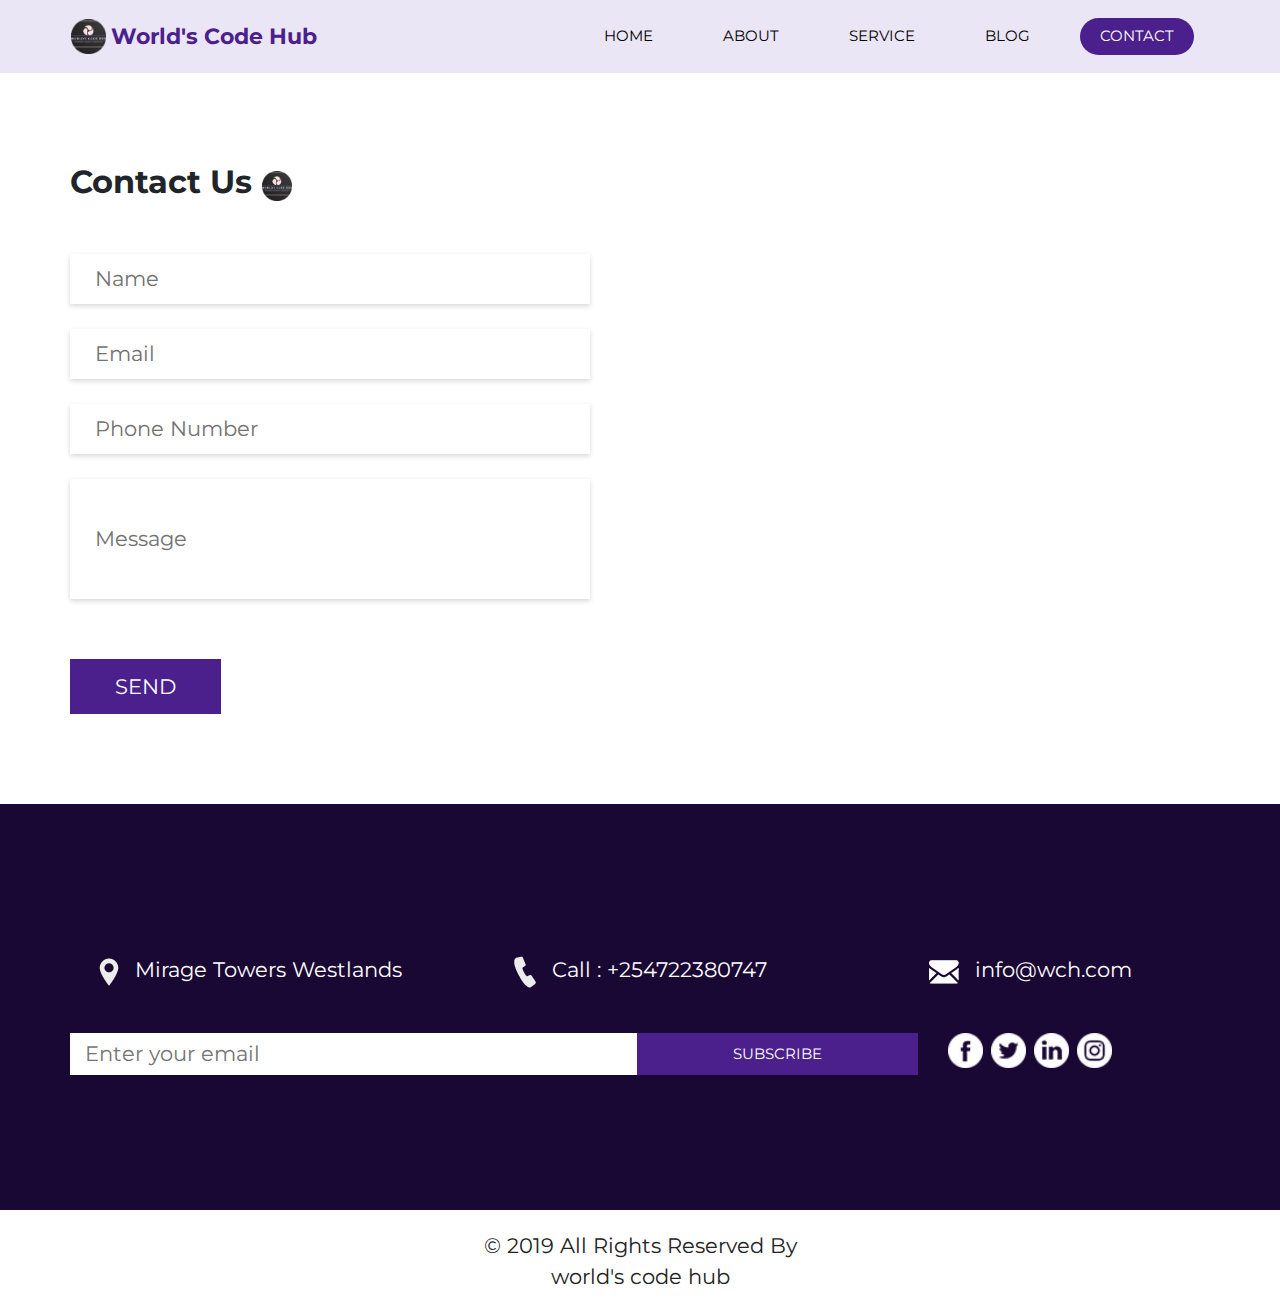
<file: World-s-Code-main/world-code/contact.html>
<!DOCTYPE html>
<html>
  <head>
    <!-- Basic -->
    <meta charset="utf-8" />
    <meta http-equiv="X-UA-Compatible" content="IE=edge" />
    <!-- Mobile Metas -->
    <meta
      name="viewport"
      content="width=device-width, initial-scale=1, shrink-to-fit=no"
    />
    <!-- Site Metas -->
    <meta name="keywords" content="" />
    <meta name="description" content="" />
    <meta name="author" content="" />

    <title>World's Code Hub</title>

    <!-- slider stylesheet -->
    <link
      rel="stylesheet"
      type="text/css"
      href="https://cdnjs.cloudflare.com/ajax/libs/OwlCarousel2/2.1.3/assets/owl.carousel.min.css"
    />
    <link
      href="https://fonts.googleapis.com/css2?family=Montserrat:wght@100;200;300&family=Outfit:wght@400;700&family=Poppins:wght@100;200;300&family=Rubik:wght@300;400;500&display=swap"
      rel="stylesheet"
    />

    <!-- bootstrap core css -->
    <link rel="stylesheet" type="text/css" href="css/bootstrap.css" />

    <!-- fonts style -->
    <link
      href="https://fonts.googleapis.com/css?family=Poppins:400,600,700&display=swap"
      rel="stylesheet"
    />
    <!-- Custom styles for this template -->
    <link href="css/style.css" rel="stylesheet" />
    <!-- responsive style -->
    <link href="css/responsive.css" rel="stylesheet" />
  </head>

  <body class="sub_page">
    <div class="hero_area">
      <!-- header section strats -->
      <header class="header_section">
        <div class="container">
          <nav class="navbar navbar-expand-lg custom_nav-container">
            <a class="navbar-brand" href="index.html">
              <img src="images/log.png" alt="" />
              <span> World's Code Hub </span>
            </a>
            <button
              class="navbar-toggler"
              type="button"
              data-toggle="collapse"
              data-target="#navbarSupportedContent"
              aria-controls="navbarSupportedContent"
              aria-expanded="false"
              aria-label="Toggle navigation"
            >
              <span class="s-1"> </span>
              <span class="s-2"> </span>
              <span class="s-3"> </span>
            </button>

            <div class="collapse navbar-collapse" id="navbarSupportedContent">
              <div
                class="d-flex ml-auto flex-column flex-lg-row align-items-center"
              >
                <ul class="navbar-nav">
                  <li class="nav-item">
                    <a class="nav-link" href="index.html"
                      >Home <span class="sr-only">(current)</span></a
                    >
                  </li>
                  <li class="nav-item">
                    <a class="nav-link" href="about.html"> About</a>
                  </li>
                  <li class="nav-item">
                    <a class="nav-link" href="service.html"> Service </a>
                  </li>
                  <li class="nav-item">
                    <a class="nav-link" href="blog.html"> Blog </a>
                  </li>
                  <li class="nav-item active">
                    <a class="nav-link" href="contact.html">Contact </a>
                  </li>
                </ul>
              </div>
            </div>
          </nav>
        </div>
      </header>
      <!-- end header section -->
    </div>

    <!-- contact section -->

    <section class="contact_section layout_padding">
      <div class="container">
        <div class="heading_container">
          <h2>Contact Us</h2>
          <img src="images/log.png" alt="" />
        </div>
      </div>
      <div class="container">
        <div class="row">
          <div class="col-md-6">
            <form action="mailto:info@wch.com" method="post" enctype="text/plain">
              <div>
                <input type="text" placeholder="Name"  name="Your Name"/>
              </div>
              <div>
                <input type="email" placeholder="Email" name="Email" />
              </div>
              <div>
                <input type="text" placeholder="Phone Number" name="Phone" />
              </div>
              <div>
                <input type="text" class="message-box" placeholder="Message" name="Message" />
              </div>
              <div class="d-flex ">
                <button>
                  SEND
                </button>
              </div>
            </form>
          </div>
          <div class="col-md-6">
            <div class="map_container">
              <div class="map-responsive">
                <iframe
                  src="https://www.google.com/maps/embed/v1/place?key=AIzaSyA0s1a7phLN0iaD6-UE7m4qP-z21pH0eSc&q=place?q=Nairobi,+Kenya"
                  width="600"
                  height="300"
                  frameborder="0"
                  style="border: 0; width: 100%; height: 100%"
                  allowfullscreen
                ></iframe>
              </div>
            </div>
          </div>
        </div>
      </div>
    </section>

    <!-- end contact section -->

    <!-- info section -->

    <section class="info_section layout_padding">
      <div class="container">
        <div class="info_contact">
          <div class="row">
            <div class="col-md-4">
              <a href="">
                <img src="images/location-white.png" alt="" />
                <span> Mirage Towers Westlands </span>
              </a>
            </div>
            <div class="col-md-4">
              <a href="">
                <img src="images/telephone-white.png" alt="" />
                <span> Call : +254722380747 </span>
              </a>
            </div>
            <div class="col-md-4">
              <a href="">
                <img src="images/envelope-white.png" alt="" />
                <span> info@wch.com </span>
              </a>
            </div>
          </div>
        </div>
        <div class="row">
          <div class="col-md-8 col-lg-9">
            <div class="info_form">
              <form action="">
                <input type="text" placeholder="Enter your email" />
                <button>subscribe</button>
              </form>
            </div>
          </div>
          <div class="col-md-4 col-lg-3">
            <div class="info_social">
              <div>
                <a href="">
                  <img src="images/fb.png" alt="" />
                </a>
              </div>
              <div>
                <a href="">
                  <img src="images/twitter.png" alt="" />
                </a>
              </div>
              <div>
                <a href="">
                  <img src="images/linkedin.png" alt="" />
                </a>
              </div>
              <div>
                <a href="">
                  <img src="images/instagram.png" alt="" />
                </a>
              </div>
            </div>
          </div>
        </div>
      </div>
    </section>

    <!-- end info section -->

    <!-- footer section -->
    <footer class="container-fluid footer_section">
      <div class="container">
        <div class="row">
          <div class="col-lg-7 col-md-9 mx-auto">
            <p>
              &copy; 2019 All Rights Reserved By <br>
              world's code hub
              <!-- <a href="https://html.design/">Free Html Templates</a> -->
            </p>
          </div>
        </div>
      </div>
    </footer>
    <!-- footer section -->

    <script src="js/jquery-3.4.1.min.js"></script>
    <script src="js/bootstrap.js"></script>
  </body>
</html>
</file>
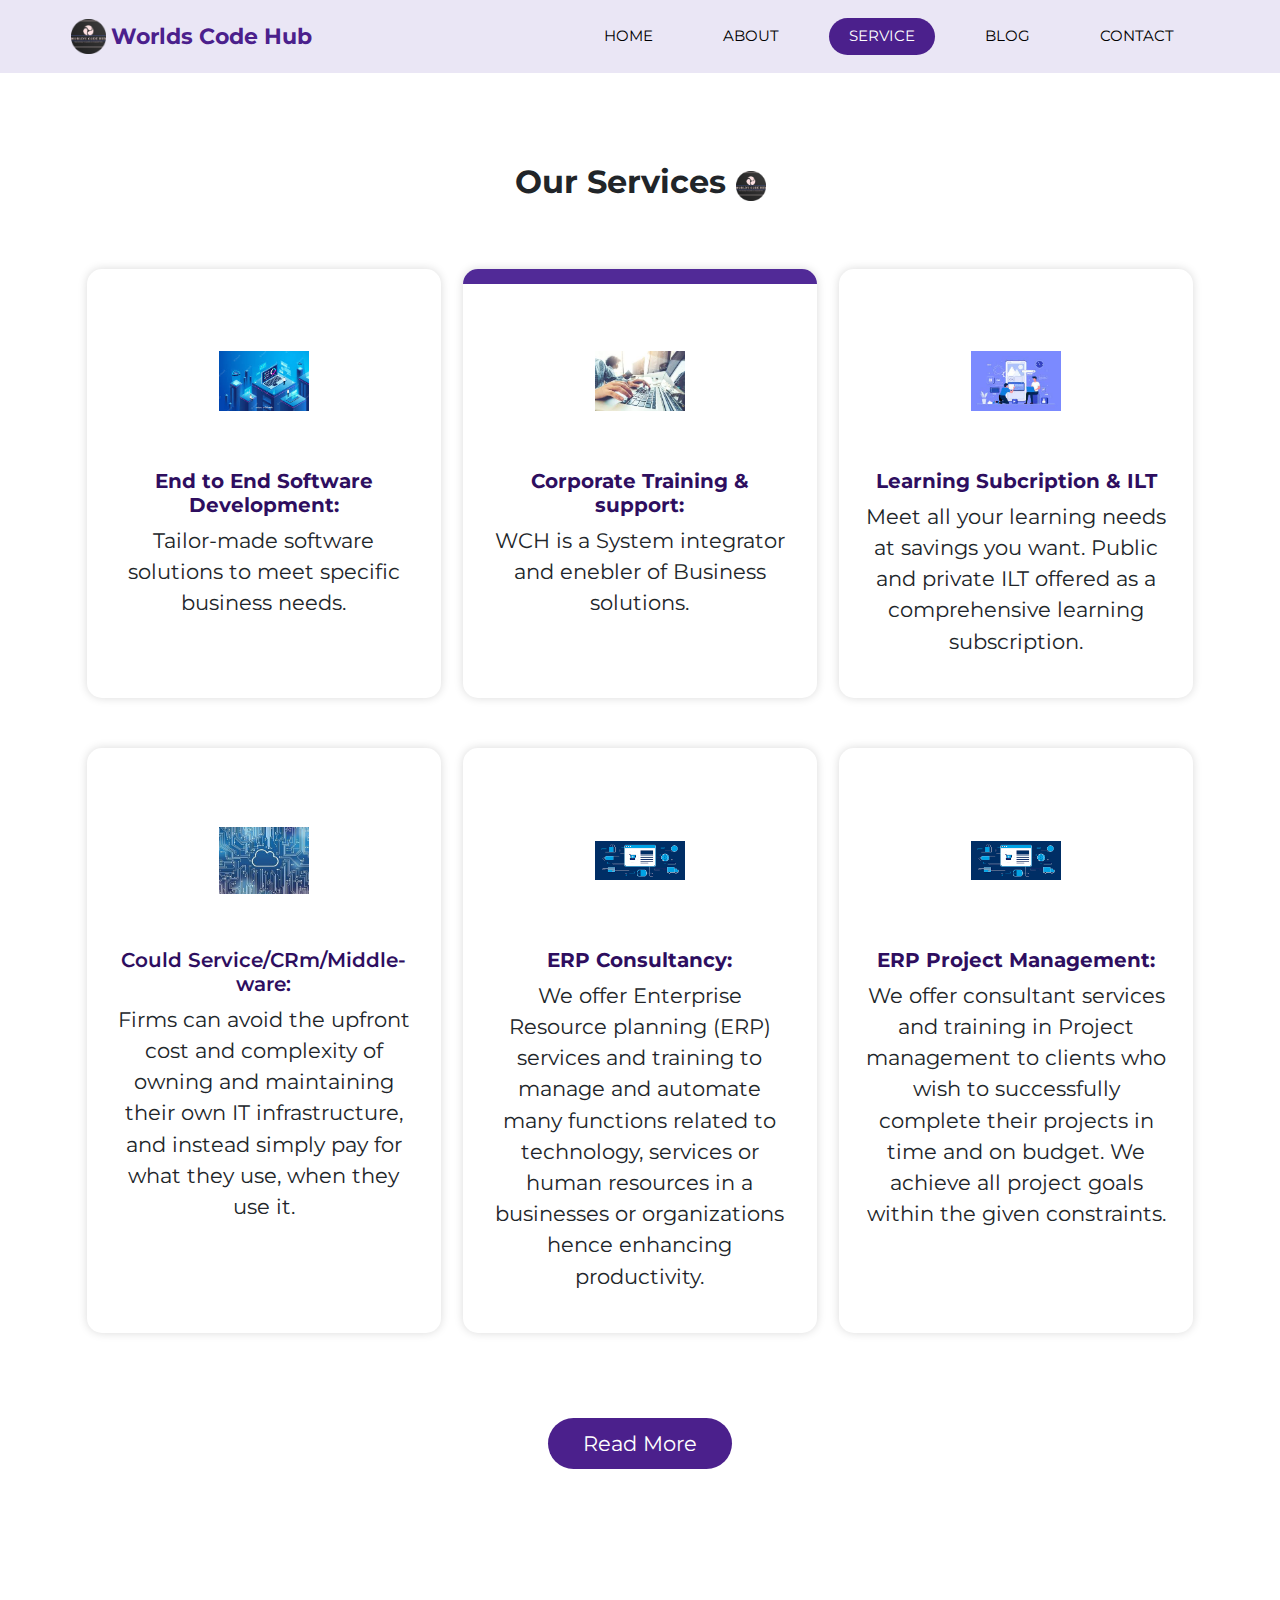
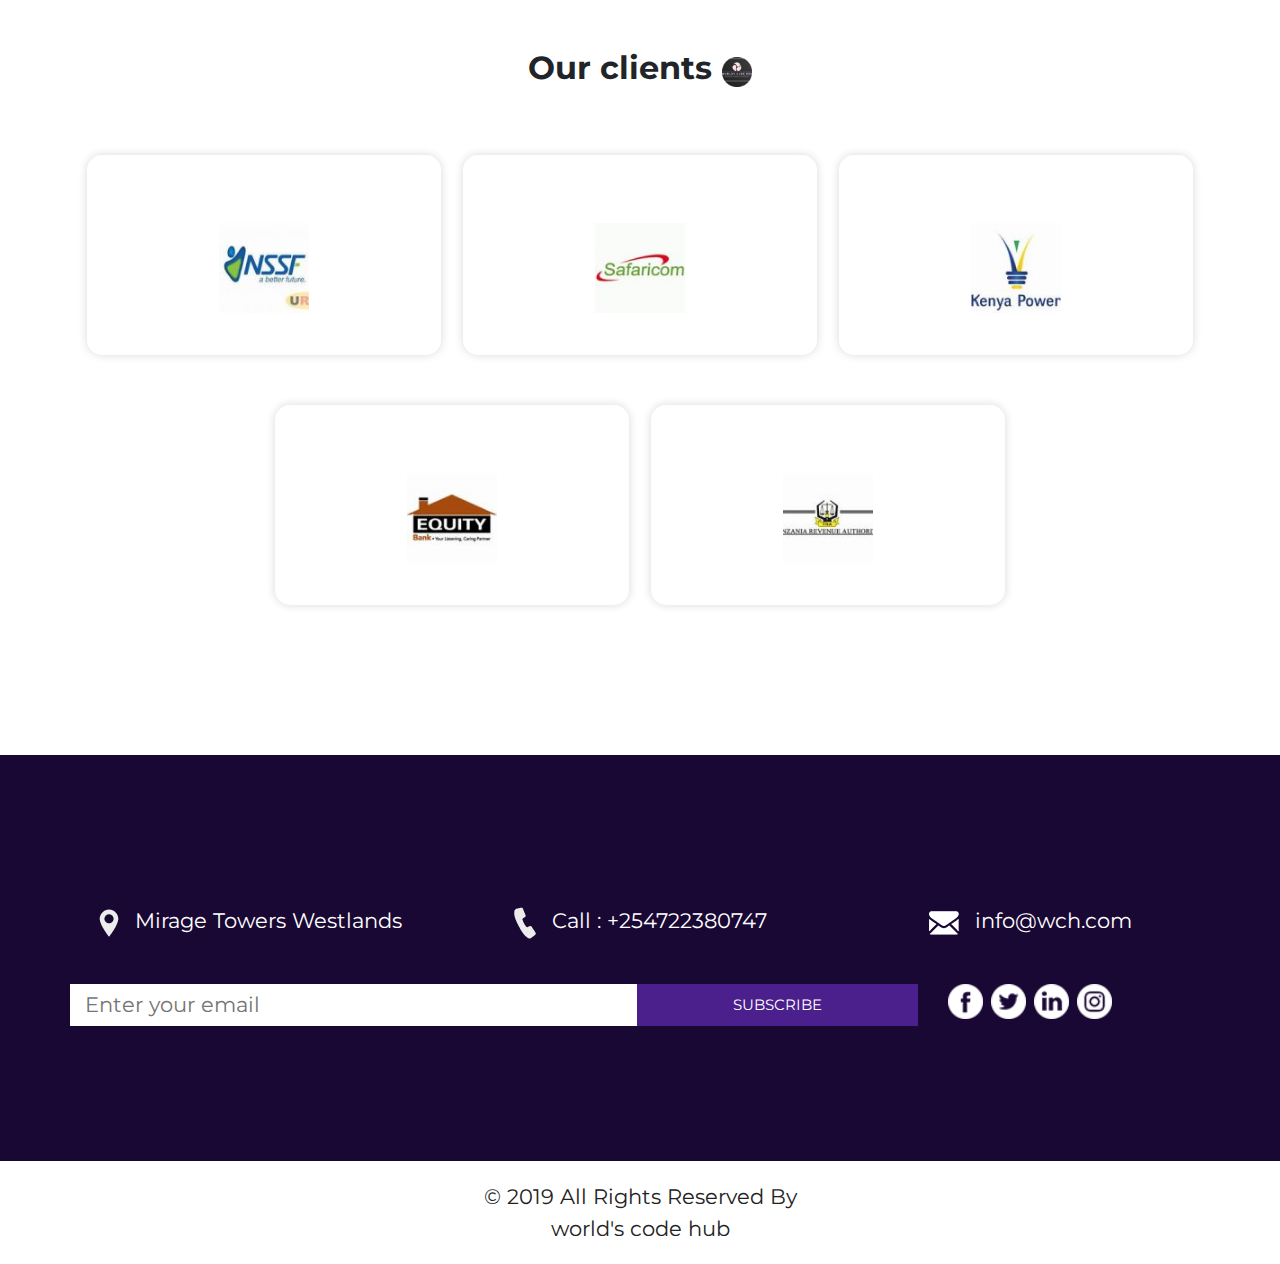
<file: World-s-Code-main/world-code/service.html>
<!DOCTYPE html>
<html>
  <head>
    <!-- Basic -->
    <meta charset="utf-8" />
    <meta http-equiv="X-UA-Compatible" content="IE=edge" />
    <!-- Mobile Metas -->
    <meta
      name="viewport"
      content="width=device-width, initial-scale=1, shrink-to-fit=no"
    />
    <!-- Site Metas -->
    <meta name="keywords" content="" />
    <meta name="description" content="" />
    <meta name="author" content="" />
    <link href="https://fonts.googleapis.com/css2?family=Montserrat:wght@100;200;300&family=Outfit:wght@400;700&family=Poppins:wght@100;200;300&family=Rubik:wght@300;400;500&display=swap" rel="stylesheet">


    <title>World's Code Hub</title>

    <!-- slider stylesheet -->
    <link
      rel="stylesheet"
      type="text/css"
      href="https://cdnjs.cloudflare.com/ajax/libs/OwlCarousel2/2.1.3/assets/owl.carousel.min.css"
    />

    <!-- bootstrap core css -->
    <link rel="stylesheet" type="text/css" href="css/bootstrap.css" />

    <!-- fonts style -->
    <link
      href="https://fonts.googleapis.com/css?family=Poppins:400,600,700&display=swap"
      rel="stylesheet"
    />
    <!-- Custom styles for this template -->
    <link href="css/style.css" rel="stylesheet" />
    <!-- responsive style -->
    <link href="css/responsive.css" rel="stylesheet" />
  </head>

  <body class="sub_page">
    <div class="hero_area">
      <!-- header section strats -->
      <header class="header_section">
        <div class="container">
          <nav class="navbar navbar-expand-lg custom_nav-container">
            <a class="navbar-brand" href="index.html">
              <img src="images/log.png" alt="" />
              <span> Worlds Code Hub</span>
            </a>
            <button
              class="navbar-toggler"
              type="button"
              data-toggle="collapse"
              data-target="#navbarSupportedContent"
              aria-controls="navbarSupportedContent"
              aria-expanded="false"
              aria-label="Toggle navigation"
            >
              <span class="s-1"> </span>
              <span class="s-2"> </span>
              <span class="s-3"> </span>
            </button>

            <div class="collapse navbar-collapse" id="navbarSupportedContent">
              <div
                class="d-flex ml-auto flex-column flex-lg-row align-items-center"
              >
                <ul class="navbar-nav">
                  <li class="nav-item">
                    <a class="nav-link" href="index.html"
                      >Home <span class="sr-only">(current)</span></a
                    >
                  </li>
                  <li class="nav-item">
                    <a class="nav-link" href="about.html"> About</a>
                  </li>
                  <li class="nav-item active">
                    <a class="nav-link" href="service.html"> Service </a>
                  </li>
                  <li class="nav-item">
                    <a class="nav-link" href="blog.html"> Blog </a>
                  </li>
                  <li class="nav-item">
                    <a class="nav-link" href="contact.html">Contact </a>
                  </li>
                </ul>
              </div>
            </div>
          </nav>
        </div>
      </header>
      <!-- end header section -->
    </div>

    <!-- service section -->
    <section class="service_section layout_padding">
      <div class="container">
        <div class="heading_container">
          <h2>Our Services</h2>
          <img src="images/log.png" alt="" />
        </div>
        <div class="service_container">
          <div class="box">
            <div class="img-box">
              <img src="images/img4.jfif" class="img1" alt="">
            </div>
            <div class="detail-box">
              <h5 class="font-weight-bold">
                End to End Software Development:            
              </h5>
              <p>
                Tailor-made software solutions to meet specific business needs.
              </p>
            </div>
          </div>
          <div class="box active">
            <div class="img-box">
              <img src="images/img5.jfif" class="img1" alt="">
            </div>
            <div class="detail-box">
              <h5 class="font-weight-bold">
                Corporate Training & support:
              </h5>
              <p>
                WCH is a System integrator and enebler of Business solutions. 
              </p>
            </div>
          </div>
          <div class="box">
            <div class="img-box">
              <img src="images/img7.jfif" class="img1" alt="">
            </div>
            <div class="detail-box">
              <h5 class="font-weight-bold">
                Learning Subcription & ILT
              </h5>
              <p>
                Meet all your learning needs at savings you want. 
                Public and private ILT offered as a comprehensive learning subscription.         
              </p>
            </div>
          </div>
          <div class="box ">
            <div class="img-box">
              <img src="images/img8.jfif" class="img1" alt="">
            </div>
            <div class="detail-box">
              <h5>
                Could Service/CRm/Middle-ware:  
              </h5>
              <p>
                Firms can avoid the upfront cost and complexity of owning and maintaining their own 
                IT infrastructure, and instead simply pay for what they use, when they use it.
              </p>
            </div>
          </div>
          <div class="box">
            <div class="img-box">
              <img src="images/img9.png" class="img1" alt="">
            </div>
            <div class="detail-box">
              <h5 class="font-weight-bold">
                ERP Consultancy:
              </h5>
              <p>
                We offer Enterprise Resource planning (ERP)  services and training to manage and automate many functions related to technology, services or
                 human resources in a businesses or organizations  hence enhancing productivity.
              </p>
            </div>
          </div>
          <div class="box">
            <div class="img-box">
              <img src="images/img9.png" class="img1" alt="">
            </div>
            <div class="detail-box">
              <h5 class="font-weight-bold">
                ERP Project Management:
              </h5>
              <p>
                We offer consultant services and training in Project management to clients who wish to successfully complete their projects in time and on budget. 
                We achieve all project goals within the given constraints.
              </p>
            </div>
          </div>
        </div>
        <div class="btn-box">
          <a href="">
            Read More
          </a>
        </div>
      </div>
    </section>
    <section class="service_section layout_padding">
      <div class="container">
        <div class="heading_container">
          <h2>Our clients</h2>
          <img src="images/log.png" alt="" />
        </div>
        <div class="service_container">
          <div class="box">
            <div class="img-box">
              <img src="photos/ns.jpg" class="img1" alt="">
            </div>
            
          </div>
          <div class="box">
            <div class="img-box">
              <img src="photos/saf.jpg" class="img1" alt="">
            </div>
            
          </div>
          <div class="box">
            <div class="img-box">
              <img src="photos/ky.jpg" class="img1" alt="">
            </div>
            
          </div>
          <div class="box ">
            <div class="img-box">
              <img src="photos/eq.jpg" class="img1" alt="">
            </div>
            
          </div>
          <div class="box">
            <div class="img-box">
              <img src="photos/re.jpg" class="img1" alt="">
            </div>
          
          </div>
          
      </div>
    </section>
    <!-- end service section -->

    <!-- info section -->

    <section class="info_section layout_padding">
      <div class="container">
        <div class="info_contact">
          <div class="row">
            <div class="col-md-4">
              <a href="">
                <img src="images/location-white.png" alt="" />
                <span> Mirage Towers Westlands </span>
              </a>
            </div>
            <div class="col-md-4">
              <a href="">
                <img src="images/telephone-white.png" alt="" />
                <span> Call : +254722380747</span>
              </a>
            </div>
            <div class="col-md-4">
              <a href="">
                <img src="images/envelope-white.png" alt="" />
                <span> info@wch.com </span>
              </a>
            </div>
          </div>
        </div>
        <div class="row">
          <div class="col-md-8 col-lg-9">
            <div class="info_form">
              <form action="">
                <input type="text" placeholder="Enter your email" />
                <button>subscribe</button>
              </form>
            </div>
          </div>
          <div class="col-md-4 col-lg-3">
            <div class="info_social">
              <div>
                <a href="">
                  <img src="images/fb.png" alt="" />
                </a>
              </div>
              <div>
                <a href="">
                  <img src="images/twitter.png" alt="" />
                </a>
              </div>
              <div>
                <a href="">
                  <img src="images/linkedin.png" alt="" />
                </a>
              </div>
              <div>
                <a href="">
                  <img src="images/instagram.png" alt="" />
                </a>
              </div>
            </div>
          </div>
        </div>
      </div>
    </section>

    <!-- end info section -->

    <!-- footer section -->
    <footer class="container-fluid footer_section">
      <div class="container">
        <div class="row">
          <div class="col-lg-7 col-md-9 mx-auto">
            <p>
              &copy; 2019 All Rights Reserved By <br>
              world's code hub
              <!-- <a href="https://html.design/">Free Html Templates</a> -->
            </p>
          </div>
        </div>
      </div>
    </footer>
    <!-- footer section -->

    <script src="js/jquery-3.4.1.min.js"></script>
    <script src="js/bootstrap.js"></script>
  </body>
</html>
</file>
<file: World-s-Code-main/world-code/css/style.css>
body {
  font-family: "Montserrat", sans-serif;
  font-size: 1.3rem;
  background-color: #ffffff;
}
h1 h2 h3 h4 h5 h6 {
  font-weight: bold !important;
}

.layout_padding {
  padding-top: 90px;
  padding-bottom: 90px;
}

.layout_padding2 {
  padding-top: 45px;
  padding-bottom: 45px;
}

.layout_padding2-top {
  padding-top: 45px;
}

.layout_padding2-bottom {
  padding-bottom: 45px;
}

.layout_padding-top {
  padding-top: 90px;
}

.layout_padding-bottom {
  padding-bottom: 90px;
}

.heading_container {
  display: -webkit-box;
  display: -ms-flexbox;
  display: flex;
  -webkit-box-pack: start;
  -ms-flex-pack: start;
  justify-content: flex-start;
  -webkit-box-align: center;
  -ms-flex-align: center;
  align-items: center;
  text-align: center;
}

.heading_container h2 {
  position: relative;
  font-weight: bold;
  margin-right: 10px;
}

.heading_container img {
  width: 30px;
}

/*header section*/
.hero_area {
  height: 98vh;
  position: relative;
  display: -webkit-box;
  display: -ms-flexbox;
  display: flex;
  -webkit-box-orient: vertical;
  -webkit-box-direction: normal;
  -ms-flex-direction: column;
  flex-direction: column;
  background-color: #eae6f5;
}

.sub_page .hero_area {
  height: auto;
}

.header_section .container {
  padding: 0;
}

.header_section .nav_container {
  margin: 0 auto;
}

.custom_nav-container .navbar-nav .nav-item .nav-link {
  padding: 7px 20px;
  margin: 10px 15px;
  color: #000000;
  text-align: center;
  border-radius: 35px;
  text-transform: uppercase;
  font-size: 15px;
}

.custom_nav-container .navbar-nav .nav-item.active .nav-link,
.custom_nav-container .navbar-nav .nav-item:hover .nav-link {
  background-color: #4b208c;
  color: #ffffff;
}

a,
a:hover,
a:focus {
  text-decoration: none;
}

a:hover,
a:focus {
  color: initial;
}

.btn,
.btn:focus {
  outline: none !important;
  -webkit-box-shadow: none;
  box-shadow: none;
}

.custom_nav-container .nav_search-btn {
  background-image: url(../images/search-icon.png);
  background-size: 22px;
  background-repeat: no-repeat;
  background-position-y: 7px;
  width: 35px;
  height: 35px;
  padding: 0;
  border: none;
}

.navbar-brand {
  display: -webkit-box;
  display: -ms-flexbox;
  display: flex;
  -webkit-box-align: center;
  -ms-flex-align: center;
  align-items: center;
}

.navbar-brand img {
  margin-right: 5px;
  width: 35px;
}

.navbar-brand span {
  font-size: 22px;
  font-weight: 700;
  color: #4b208c;
}

.custom_nav-container {
  z-index: 99999;
}

.navbar-expand-lg .navbar-collapse {
  -webkit-box-align: end;
  -ms-flex-align: end;
  align-items: flex-end;
}

.custom_nav-container .navbar-toggler {
  outline: none;
}

.custom_nav-container .navbar-toggler {
  padding: 0;
  width: 37px;
  height: 42px;
}

.custom_nav-container .navbar-toggler span {
  display: block;
  width: 35px;
  height: 4px;
  background-color: #190734;
  margin: 7px 0;
  -webkit-transition: all 0.3s;
  transition: all 0.3s;
}

.custom_nav-container .navbar-toggler[aria-expanded="true"] .s-1 {
  -webkit-transform: rotate(45deg);
  transform: rotate(45deg);
  margin: 0;
  margin-bottom: -4px;
}

.custom_nav-container .navbar-toggler[aria-expanded="true"] .s-2 {
  display: none;
}

.custom_nav-container .navbar-toggler[aria-expanded="true"] .s-3 {
  -webkit-transform: rotate(-45deg);
  transform: rotate(-45deg);
  margin: 0;
  margin-top: -4px;
}

.custom_nav-container .navbar-toggler[aria-expanded="false"] .s-1,
.custom_nav-container .navbar-toggler[aria-expanded="false"] .s-2,
.custom_nav-container .navbar-toggler[aria-expanded="false"] .s-3 {
  -webkit-transform: none;
  transform: none;
}

/*end header section*/
/* slider section */
.slider_section {
  -webkit-box-flex: 1;
  -ms-flex: 1;
  flex: 1;
  display: -webkit-box;
  display: -ms-flexbox;
  display: flex;
  -webkit-box-align: center;
  -ms-flex-align: center;
  align-items: center;
  position: relative;
  z-index: 2;
  color: #3b3a3a;
  padding-bottom: 90px;
}

.slider_section .row {
  -webkit-box-align: center;
  -ms-flex-align: center;
  align-items: center;
}

.slider_section .detail_box {
  color: #000000;
}

.slider_section .detail_box h1 {
  text-transform: uppercase;
  font-weight: bold;
}

.slider_section .detail_box p {
  margin-top: 20px;
}

.slider_section .detail_box a {
  display: inline-block;
  padding: 10px 40px;
  background-color: #4b208c;
  color: #ffffff;
  border-radius: 35px;
  margin-top: 35px;
}

.slider_section .detail_box a:hover {
  background-color: #5625a1;
}

.slider_section .img_container {
  border: 7px solid #7b57b2;
  border-radius: 100%;
  overflow: hidden;
}

.slider_section .img_container div#carouselExampleContarols {
  width: 100%;
  position: unset;
}

.slider_section .img_container .img-box img {
  width: 100%;
}

.slider_section .carousel-control-prev,
.slider_section .carousel-control-next {
  top: initial;
  left: initial;
  bottom: 5%;
  right: 10%;
  width: 45px;
  height: 45px;
  border: none;
  border-radius: 100%;
  opacity: 1;
  background-repeat: no-repeat;
  background-size: 8px;
  background-position: center;
}

.slider_section .carousel-control-prev {
  background-image: url(../images/prev.png);
  background-color: #ffffff;
  -webkit-transform: translate(-85px, 30px);
  transform: translate(-85px, 30px);
}

.slider_section .carousel-control-next {
  background-image: url(../images/next.png);
  background-color: #4b208c;
  -webkit-transform: translate(-45px, 0);
  transform: translate(-45px, 0);
}

.service_section {
  text-align: center;
}

.service_section .heading_container {
  -webkit-box-pack: center;
  -ms-flex-pack: center;
  justify-content: center;
}

.service_section .service_container {
  display: -webkit-box;
  display: -ms-flexbox;
  display: flex;
  -webkit-box-pack: center;
  -ms-flex-pack: center;
  justify-content: center;
  padding: 35px 0;
  -ms-flex-wrap: wrap;
  flex-wrap: wrap;
}

.service_section .service_container .box {
  margin: 25px 1%;
  -ms-flex-preferred-size: 31%;
  flex-basis: 31%;
  padding: 35px 25px 25px;
  border-radius: 15px;
  -webkit-box-shadow: 0 0 10px 0 rgba(0, 0, 0, 0.15);
  box-shadow: 0 0 10px 0 rgba(0, 0, 0, 0.15);
  border-top: 15px solid transparent;
  overflow: hidden;
  -webkit-transition: all 0.1s;
  transition: all 0.1s;
}

.service_section .service_container .box .img-box {
  display: -webkit-box;
  display: -ms-flexbox;
  display: flex;
  -webkit-box-pack: center;
  -ms-flex-pack: center;
  justify-content: center;
  -webkit-box-align: center;
  -ms-flex-align: center;
  align-items: center;
  height: 125px;
}

.service_section .service_container .box .img-box img {
  width: 90px;
}

.service_section .service_container .box .detail-box {
  margin-top: 25px;
}

.service_section .service_container .box .detail-box h5 {
  color: #2e0e5f;
  font-weight: 600;
  position: relative;
}

.service_section .service_container .box:hover,
.service_section .service_container .box.active {
  border-top: 15px solid #512a97;
}

.service_section .btn-box {
  display: -webkit-box;
  display: -ms-flexbox;
  display: flex;
  -webkit-box-pack: center;
  -ms-flex-pack: center;
  justify-content: center;
  margin-top: 25px;
}

.service_section .btn-box a {
  display: inline-block;
  padding: 10px 35px;
  background-color: #4b208c;
  color: #ffffff;
  border-radius: 35px;
}

.service_section .btn-box a:hover {
  background-color: #5625a1;
}

.about_section {
  background-color: #f3f0f6;
}

.about_section .row {
  -webkit-box-align: center;
  -ms-flex-align: center;
  align-items: center;
}

.about_section .img_container {
  display: -webkit-box;
  display: -ms-flexbox;
  display: flex;
  -webkit-box-orient: vertical;
  -webkit-box-direction: normal;
  -ms-flex-direction: column;
  flex-direction: column;
}

.about_section .img_container .img-box {
  border: 5px solid #7b57b2;
  border-radius: 100%;
  overflow: hidden;
}

.about_section .img_container .img-box.b1 {
  width: 70%;
}

.about_section .img_container .img-box.b2 {
  width: 50%;
  margin-left: auto;
  margin-top: -12%;
}

.about_section .img_container .img-box img {
  width: 100%;
}

.about_section .detail-box {
  margin-right: 15%;
}

.about_section .detail-box p {
  margin-top: 25px;
}

.about_section .detail-box a {
  display: inline-block;
  padding: 10px 35px;
  background-color: #4b208c;
  color: #ffffff;
  border-radius: 5px;
  margin: 25px 0 45px 0;
}

.about_section .detail-box a:hover {
  background-color: #5625a1;
}

.blog_section .heading_container {
  -webkit-box-pack: center;
  -ms-flex-pack: center;
  justify-content: center;
}

.blog_section .heading_container h2::before {
  background-color: #ffffff;
}

.blog_section .box {
  margin-top: 55px;
  background-color: #ffffff;
  -webkit-box-shadow: 0 0 10px 0 rgba(0, 0, 0, 0.15);
  box-shadow: 0 0 10px 0 rgba(0, 0, 0, 0.15);
}

.blog_section .box .img-box {
  position: relative;
}

.blog_section .box .img-box img {
  width: 100%;
}

.blog_section .box .detail-box {
  padding: 25px 25px 15px;
}

.blog_section .box .detail-box h5 {
  font-weight: bold;
}

.contact_section {
  position: relative;
}

.contact_section form {
  margin-top: 45px;
  padding-right: 35px;
}

.contact_section input {
  width: 100%;
  border: none;
  height: 50px;
  margin-bottom: 25px;
  padding-left: 25px;
  background-color: transparent;
  outline: none;
  color: #101010;
  -webkit-box-shadow: 0px 2px 5px 0px rgba(0, 0, 0, 0.16);
  box-shadow: 0px 2px 5px 0px rgba(0, 0, 0, 0.16);
}

.contact_section input::-webkit-input-placeholder {
  color: #737272;
}

.contact_section input:-ms-input-placeholder {
  color: #737272;
}

.contact_section input::-ms-input-placeholder {
  color: #737272;
}

.contact_section input::placeholder {
  color: #737272;
}

.contact_section input.message-box {
  height: 120px;
}

.contact_section button {
  border: none;
  display: inline-block;
  padding: 12px 45px;
  background-color: #4b208c;
  color: #ffffff;
  border-radius: 0px;
  margin-top: 35px;
}

.contact_section button:hover {
  background-color: #5625a1;
}

.contact_section .map_container {
  height: 100%;
  min-height: 325px;
}

.contact_section .map_container .map-responsive {
  height: 100%;
}

.footer_bg {
  background-image: url(../images/footer-bg.png);
  background-size: cover;
  background-position: top;
}

/* info section */
.info_section {
  background-color: #190734;
  color: #ffffff;
}

.info_section h6 {
  font-weight: bold;
}

.info_section .info_contact {
  margin-top: 60px;
  margin-bottom: 45px;
}

.info_section .info_contact .col-md-4 {
  display: -webkit-box;
  display: -ms-flexbox;
  display: flex;
  -webkit-box-pack: center;
  -ms-flex-pack: center;
  justify-content: center;
}

.info_section .info_contact a {
  color: #ffffff;
}

.info_section .info_contact img {
  max-width: 100%;
  margin-right: 10px;
}

.info_section .info_form {
  margin: 0 auto;
  margin-bottom: 45px;
}

.info_section .info_form h4 {
  text-transform: uppercase;
  text-align: center;
  margin-bottom: 20px;
}

.info_section .info_form form {
  display: -webkit-box;
  display: -ms-flexbox;
  display: flex;
  -webkit-box-align: center;
  -ms-flex-align: center;
  align-items: center;
}

.info_section .info_form form input {
  background-color: #ffffff;
  border: none;
  -webkit-box-flex: 2.5;
  -ms-flex: 2.5;
  flex: 2.5;
  outline: none;
  color: #000000;
  min-height: 42.4px;
  padding-left: 15px;
}

.info_section .info_form form input ::-webkit-input-placeholder {
  color: #ffffff;
  opacity: 0.2;
}

.info_section .info_form form input :-ms-input-placeholder {
  color: #ffffff;
  opacity: 0.2;
}

.info_section .info_form form input ::-ms-input-placeholder {
  color: #ffffff;
  opacity: 0.2;
}

.info_section .info_form form input ::placeholder {
  color: #ffffff;
  opacity: 0.2;
}

.info_section .info_form form button {
  -webkit-box-flex: 1;
  -ms-flex: 1;
  flex: 1;
  border: none;
  display: inline-block;
  padding: 10px 30px;
  background-color: #4b208c;
  color: #ffffff;
  border-radius: 0;
  font-size: 15px;
  text-transform: uppercase;
}

.info_section .info_form form button:hover {
  background-color: #5625a1;
}

.info_section .box {
  display: -webkit-box;
  display: -ms-flexbox;
  display: flex;
}

.info_section .info_social {
  display: -webkit-box;
  display: -ms-flexbox;
  display: flex;
}

.info_section .info_social img {
  width: 35px;
  margin-right: 8px;
}

/* end info section */
/* footer section*/
.footer_section {
  display: -webkit-box;
  display: -ms-flexbox;
  display: flex;
  -webkit-box-pack: center;
  -ms-flex-pack: center;
  justify-content: center;
  position: relative;
}

.footer_section p {
  color: #222222;
  margin: 0 auto;
  text-align: center;
  padding: 20px;
}

.footer_section p a {
  color: #222222;
}
/*# sourceMappingURL=style.css.map */
</file>
<file: World-s-Code-main/world-code/css/responsive.css>
@media (max-width: 1120px) {}

@media (max-width: 992px) {

  .hero_area {
    height: auto;
  }

  .header_section {
    padding-top: 10px;
  }

  #navbarSupportedContent {
    margin-top: 25px;
  }

  .slider_section {

    padding-top: 75px;
    padding-bottom: 150px;

  }

  .about_section .img-box {
    margin: 0 5%;
  }

  .about_section .detail-box {
    margin-right: 5%;
  }

  .service_section .service_container .box {
    -ms-flex-preferred-size: 48%;
    flex-basis: 48%;
  }

  .about_section .img_container .img-box.b2 {
    margin-top: -5%;
  }

}

@media (max-width: 768px) {


  .slider_section .detail_box {
    text-align: center;
  }

  .slider_section .img_content {
    margin-top: 55px;
  }

  .contact_section .map_container {
    margin-top: 45px;
  }

  .info_section .info_contact a {
    margin-bottom: 15px;
  }

  .info_section .info_social {
    justify-content: center;
  }

  .service_section .service_container .box {
    flex-basis: 98%;
  }

  .contact_section form {
    padding-right: 0;
  }

  .info_section .info_contact a {
    text-align: center;
  }
}

@media (max-width: 576px) {
  .about_section .img_container .img-box.b1 {
    width: 80%;
  }

  .about_section .img_container .img-box.b2 {
    width: 55%;
  }

  .info_section .info_form form {
    flex-direction: column;
  }

  .info_section .info_form form input {
    width: 100%;
  }

  .info_section .info_form form button {
    margin-top: 15px;
    padding: 10px 40px;
  }
}

@media (max-width: 480px) {}

@media (max-width: 420px) {

  .slider_section .carousel-control-prev,
  .slider_section .carousel-control-next {
    right: 0;
  }
}

@media (max-width: 360px) {}

@media (min-width: 1200px) {
  .container {
    max-width: 1170px;
  }
}
</file>
